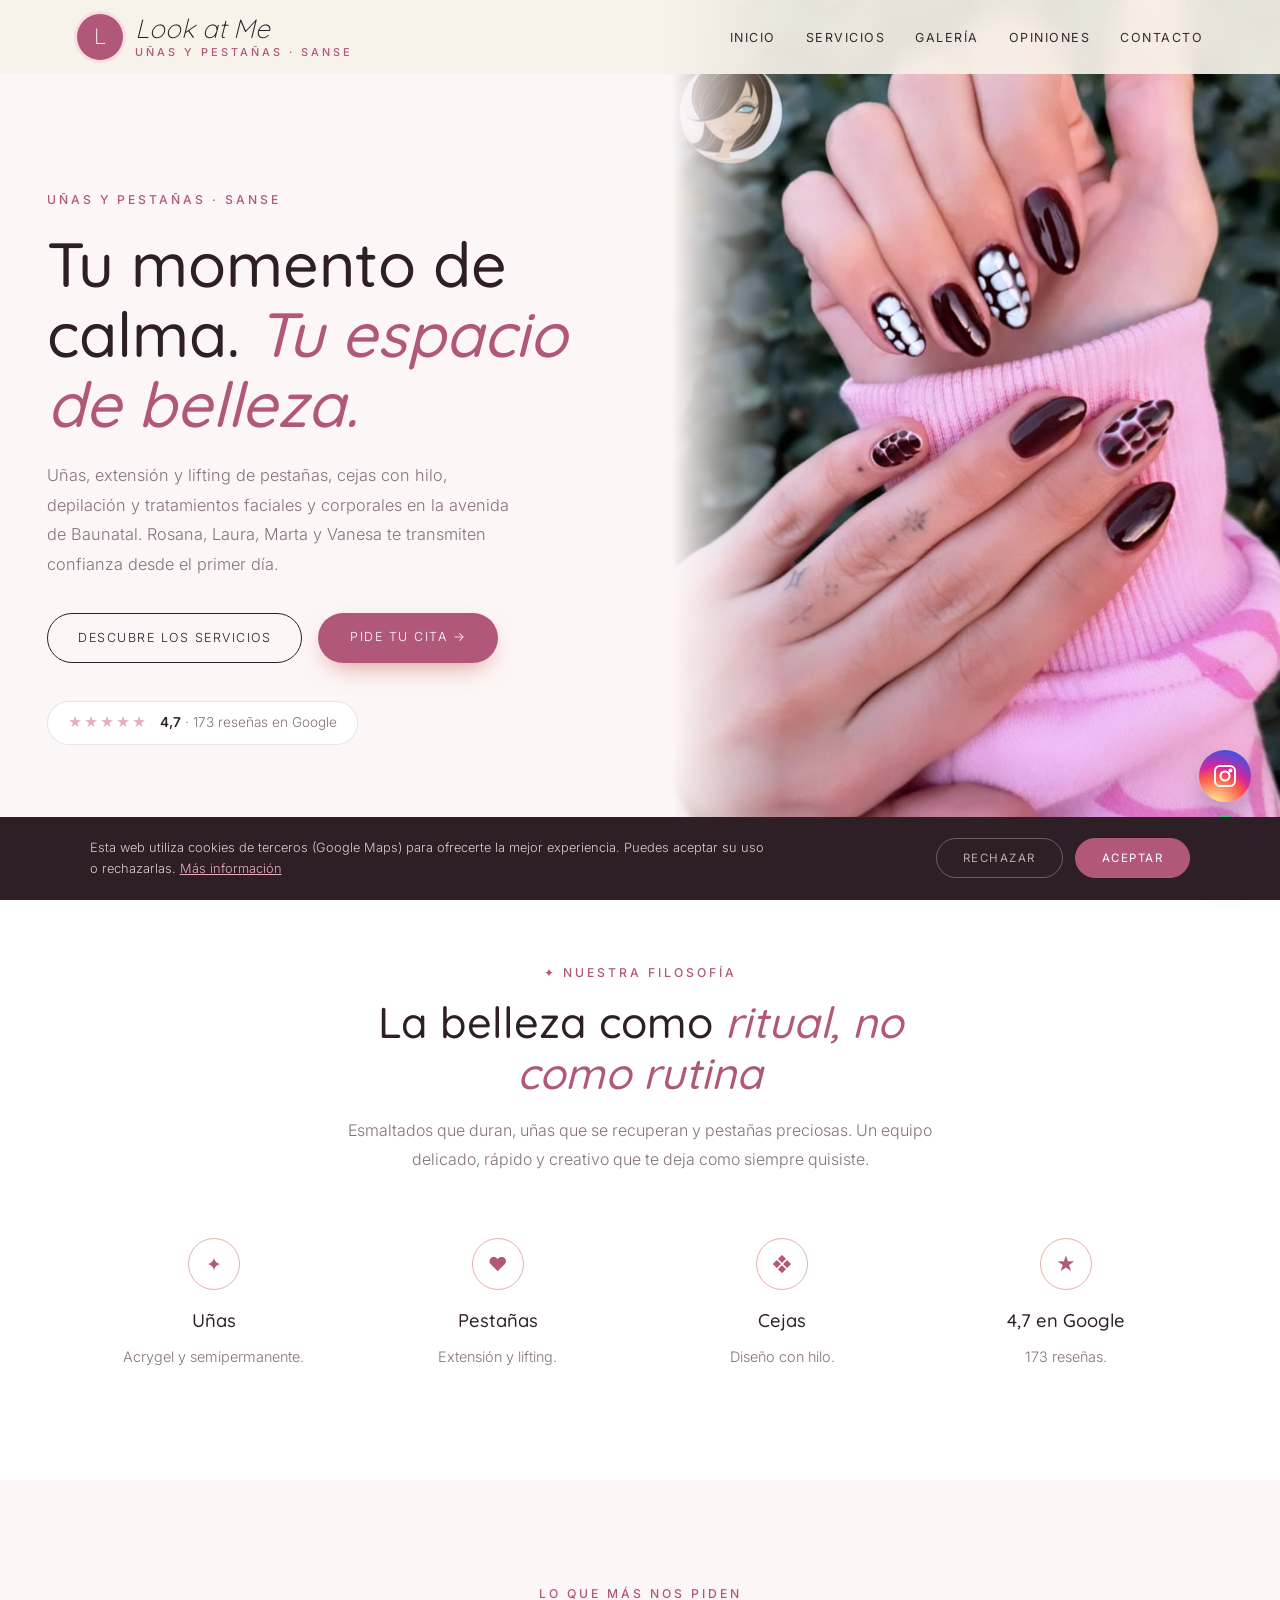
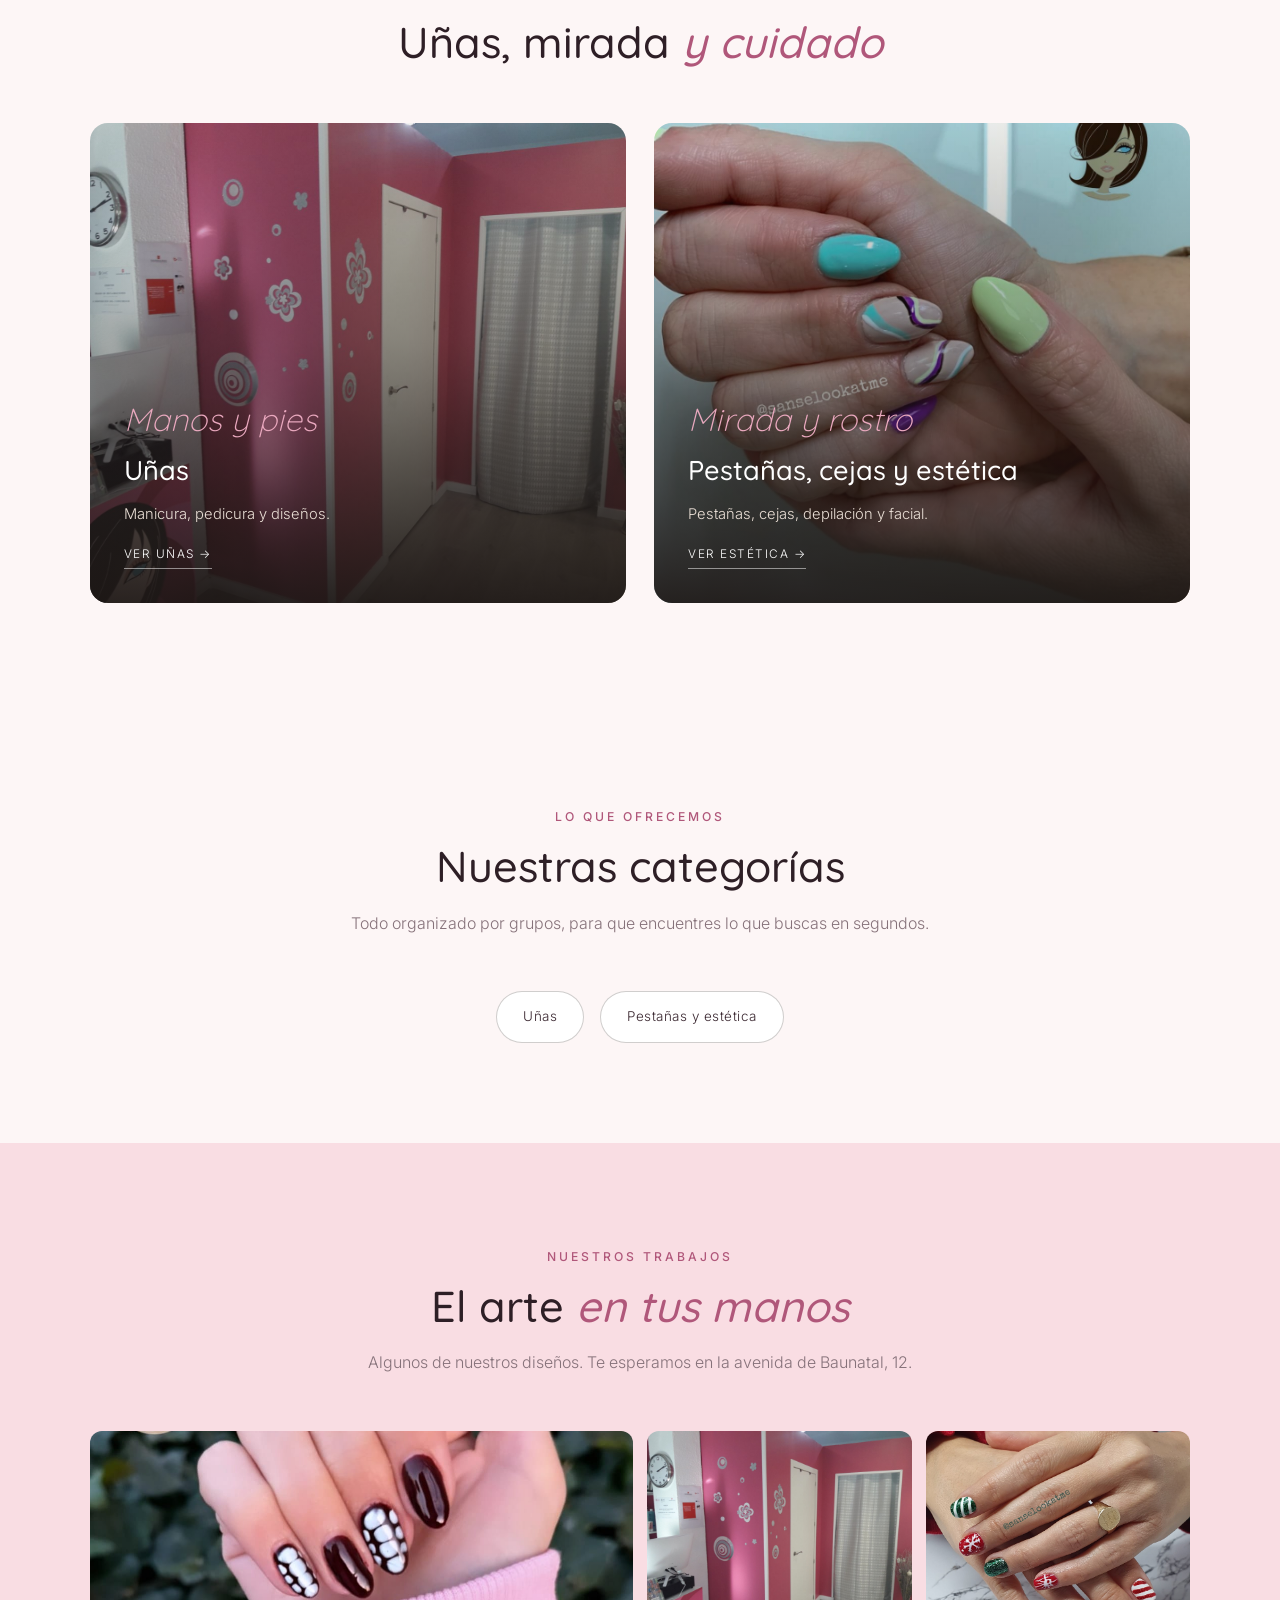
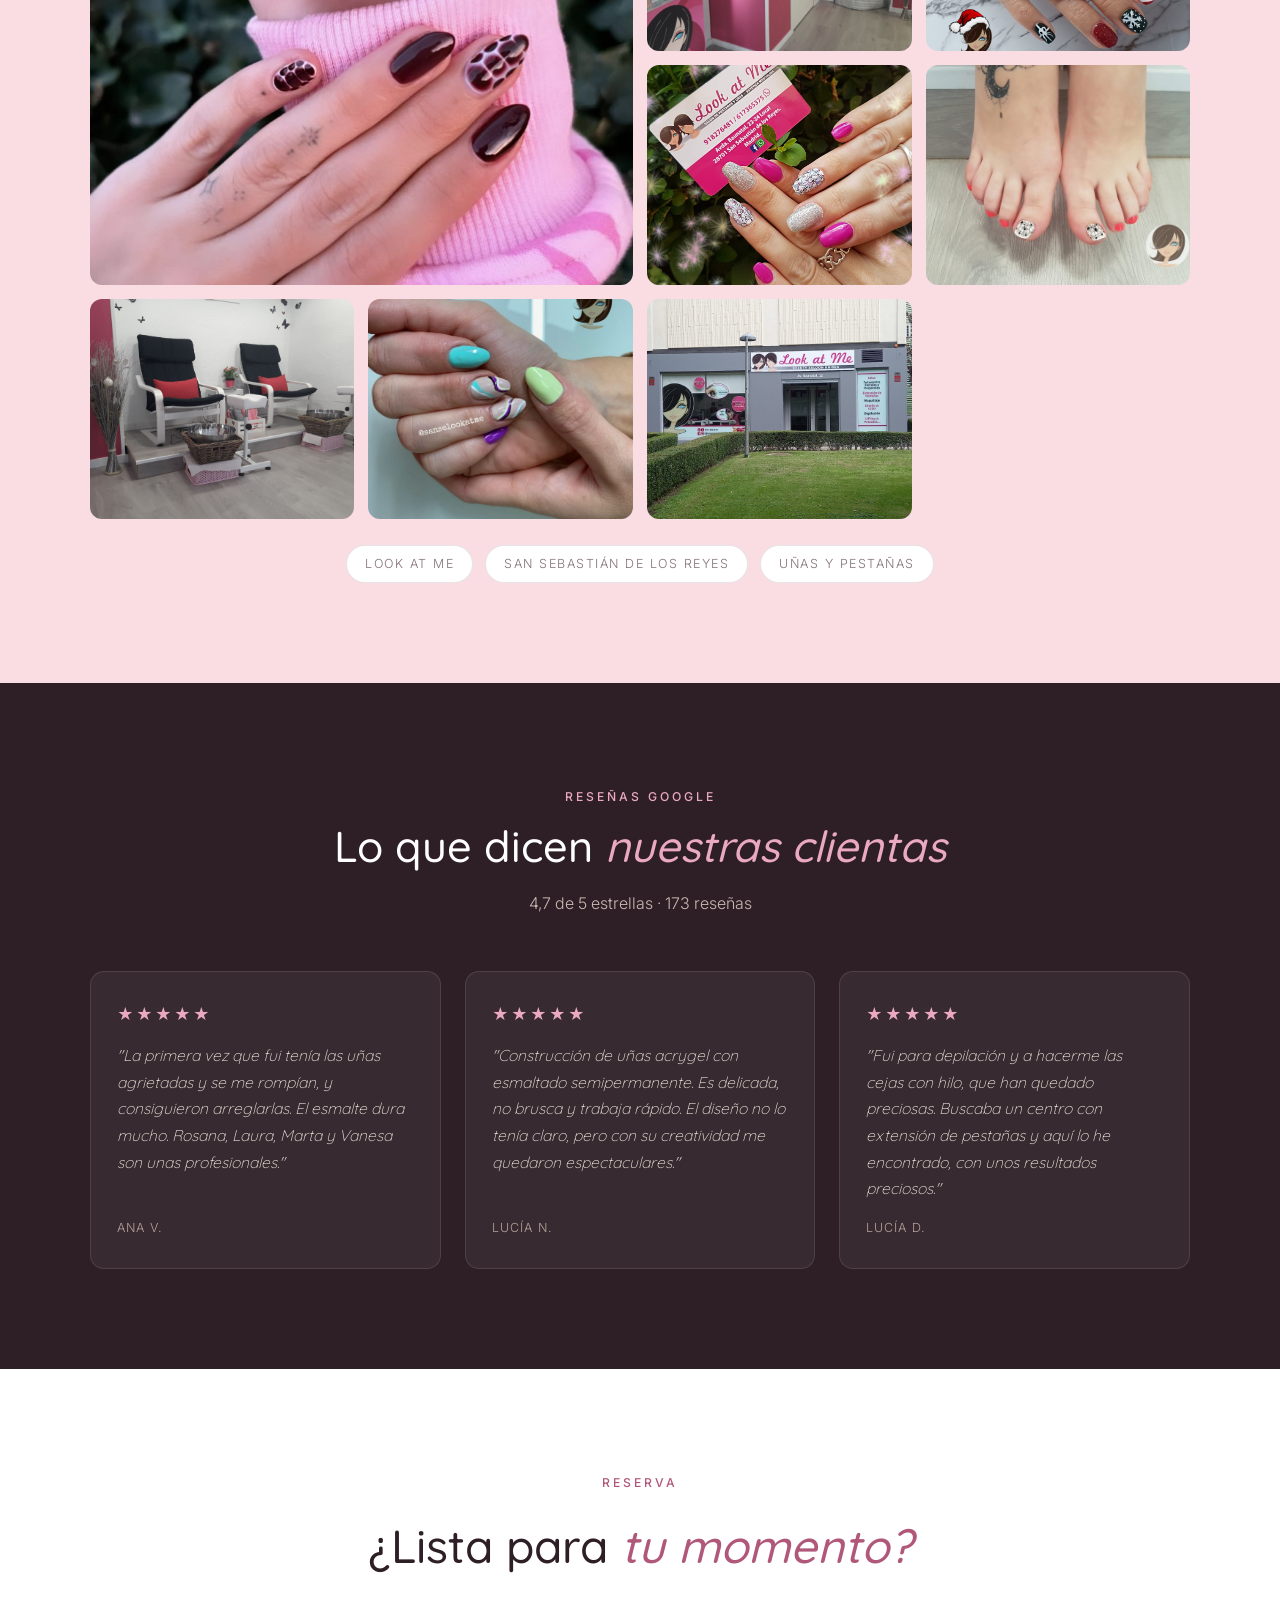
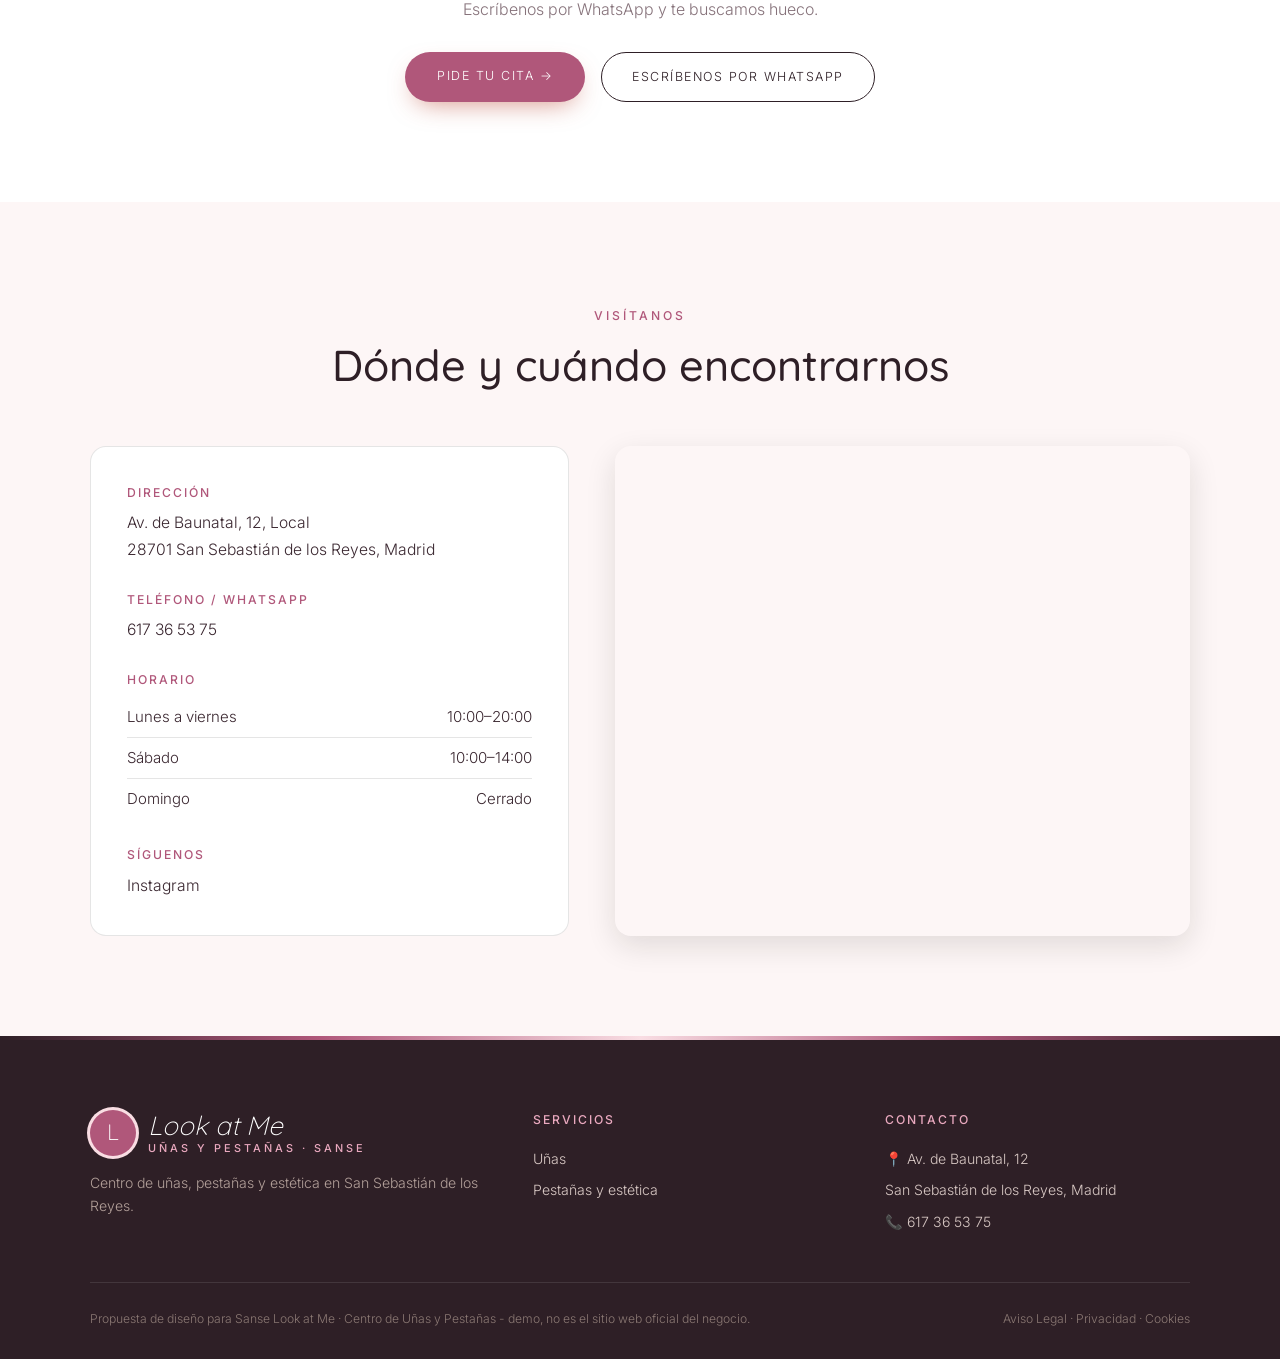
<file: index.html>
<!DOCTYPE html>
<html lang="es">
<head>
<meta charset="UTF-8">
<meta name="viewport" content="width=device-width, initial-scale=1.0">
<title>Sanse Look at Me · Centro de Uñas y Pestañas — Centro de uñas, pestañas y estética en San Sebastián de los Reyes</title>
<meta name="description" content="Sanse Look at Me, centro de uñas y pestañas en Av. de Baunatal 12, San Sebastián de los Reyes. Uñas acrygel y esmaltado semipermanente, extensión y lifting de pestañas, diseño de cejas con hilo, depilación, tratamientos faciales y corporales y maquillaje. 4,7★ con 173 reseñas en Google.">
<meta name="theme-color" content="#2e1f26">
<meta property="og:title" content="Sanse Look at Me · Centro de Uñas y Pestañas · San Sebastián de los Reyes">
<meta property="og:image" content="maps_02.jpg">

<link rel="preconnect" href="https://fonts.googleapis.com"><link rel="preconnect" href="https://fonts.gstatic.com" crossorigin><link href="https://fonts.googleapis.com/css2?family=Quicksand:wght@500;600&family=Inter:wght@300;400;500;600&display=swap" rel="stylesheet">
<link rel="stylesheet" href="styles.css">
</head>
<body>

<header id="header">
  <a href="index.html" class="logo" aria-label="Sanse Look at Me · Centro de Uñas y Pestañas, inicio"><span class="logo-mark">L</span><span class="logo-text"><span class="script">Look at Me</span><small>uñas y pestañas · Sanse</small></span></a>
  <nav id="nav" aria-label="Navegación principal"><ul><li><a href="index.html#inicio">Inicio</a></li><li><a href="servicios.html">Servicios</a></li><li><a href="index.html#galeria">Galería</a></li><li><a href="index.html#opiniones">Opiniones</a></li><li><a href="index.html#contacto">Contacto</a></li></ul></nav><button class="nav-toggle" id="navToggle" aria-label="Abrir menú">☰</button>
</header>

<section class="hero" id="inicio">
  <div class="hero-text">
    <span class="eyebrow">Uñas y pestañas · Sanse</span>
    <h1>Tu momento de calma. <em>Tu espacio de belleza.</em></h1>
    <p>Uñas, extensión y lifting de pestañas, cejas con hilo, depilación y tratamientos faciales y corporales en la avenida de Baunatal. Rosana, Laura, Marta y Vanesa te transmiten confianza desde el primer día.</p>
    <div class="hero-ctas">
      <a href="servicios.html" class="btn-outline">Descubre los servicios</a>
      <a href="https://wa.me/34617365375?text=Hola%2C%20quiero%20pedir%20cita%20en%20Look%20at%20Me" class="btn-solid" target="_blank" rel="noopener">Pide tu cita →</a>
    </div>
    <a class="hero-rating" href="https://www.google.com/maps/search/?api=1&query=Sanse+Look+at+Me,+Av.+de+Baunatal+12,+San+Sebasti%C3%A1n+de+los+Reyes" target="_blank" rel="noopener"><span class="stars">★★★★★</span><span><strong>4,7</strong> · 173 reseñas en Google</span></a>
  </div>
  <div class="hero-img"><img src="maps_02.jpg" alt="Uñas con diseño en Sanse Look at Me, San Sebastián de los Reyes" style="object-position:center 45%;"></div>
</section>

<section class="trust">
  <div class="section-head">
    <span class="eyebrow">✦ Nuestra filosofía</span>
    <h2>La belleza como <em>ritual, no como rutina</em></h2>
    <p>Esmaltados que duran, uñas que se recuperan y pestañas preciosas. Un equipo delicado, rápido y creativo que te deja como siempre quisiste.</p>
  </div>
  <div class="trust-grid">
    <div class="trust-card"><span class="trust-ic">✦</span><h3>Uñas</h3><p>Acrygel y semipermanente.</p></div>
    <div class="trust-card"><span class="trust-ic">♥</span><h3>Pestañas</h3><p>Extensión y lifting.</p></div>
    <div class="trust-card"><span class="trust-ic">❖</span><h3>Cejas</h3><p>Diseño con hilo.</p></div>
    <div class="trust-card"><span class="trust-ic">★</span><h3>4,7 en Google</h3><p>173 reseñas.</p></div>
  </div>
</section>

<section class="worlds">
  <div class="section-head">
    <span class="eyebrow">Lo que más nos piden</span>
    <h2>Uñas, mirada <em>y cuidado</em></h2>
  </div>
  <div class="worlds-grid">
    <a href="servicios.html#unas" class="world-card"><img src="maps_08.jpg" alt="Uñas"><div class="world-text"><span class="script">Manos y pies</span><h3>Uñas</h3><p>Manicura, pedicura y diseños.</p><span class="world-link">Ver uñas →</span></div></a>
    <a href="servicios.html#estetica" class="world-card"><img src="maps_09.jpg" alt="Pestañas, cejas y estética"><div class="world-text"><span class="script">Mirada y rostro</span><h3>Pestañas, cejas y estética</h3><p>Pestañas, cejas, depilación y facial.</p><span class="world-link">Ver estética →</span></div></a>
  </div>
</section>

<section>
  <div class="section-head">
    <span class="eyebrow">Lo que ofrecemos</span>
    <h2>Nuestras categorías</h2>
    <p>Todo organizado por grupos, para que encuentres lo que buscas en segundos.</p>
  </div>
  <div class="cat-pills">
    <a href="servicios.html#unas" class="cat-pill">Uñas</a>
    <a href="servicios.html#estetica" class="cat-pill">Pestañas y estética</a>
  </div>
</section>

<section class="gallery-wrap" id="galeria">
  <div class="section-head">
    <span class="eyebrow">Nuestros trabajos</span>
    <h2>El arte <em>en tus manos</em></h2>
    <p>Algunos de nuestros diseños. Te esperamos en la avenida de Baunatal, 12.</p>
  </div>
  <div class="gallery">
    <figure class="big"><img src="maps_02.jpg" alt="Uñas burdeos con diseño" loading="lazy"></figure>
    <figure><img src="maps_08.jpg" alt="Uñas con líneas de colores" loading="lazy"></figure>
    <figure><img src="maps_10.jpg" alt="Uñas de Navidad" loading="lazy"></figure>
    <figure><img src="maps_06.jpg" alt="Uñas fucsia con diseño" loading="lazy"></figure>
    <figure><img src="maps_07.jpg" alt="Pedicura con mandala" loading="lazy"></figure>
    <figure><img src="maps_03.jpg" alt="Zona de pedicura" loading="lazy"></figure>
    <figure><img src="maps_09.jpg" alt="Interior del centro" loading="lazy"></figure>
    <figure><img src="maps_01.jpg" alt="Fachada de Look at Me en la avenida de Baunatal" loading="lazy"></figure>
  </div>
  <div class="brands"><span>Look at Me</span><span>San Sebastián de los Reyes</span><span>Uñas y pestañas</span></div>
</section>

<section class="reviews-wrap" id="opiniones">
  <div class="section-head">
    <span class="eyebrow">Reseñas Google</span>
    <h2>Lo que dicen <em>nuestras clientas</em></h2>
    <p>4,7 de 5 estrellas · 173 reseñas</p>
  </div>
  <div class="review-grid">
    <div class="review-card"><div class="stars">★★★★★</div><p>"La primera vez que fui tenía las uñas agrietadas y se me rompían, y consiguieron arreglarlas. El esmalte dura mucho. Rosana, Laura, Marta y Vanesa son unas profesionales."</p><cite>Ana V.</cite></div>
    <div class="review-card"><div class="stars">★★★★★</div><p>"Construcción de uñas acrygel con esmaltado semipermanente. Es delicada, no brusca y trabaja rápido. El diseño no lo tenía claro, pero con su creatividad me quedaron espectaculares."</p><cite>Lucía N.</cite></div>
    <div class="review-card"><div class="stars">★★★★★</div><p>"Fui para depilación y a hacerme las cejas con hilo, que han quedado preciosas. Buscaba un centro con extensión de pestañas y aquí lo he encontrado, con unos resultados preciosos."</p><cite>Lucía D.</cite></div>
  </div>
</section>

<section class="cta-section">
  <span class="eyebrow">Reserva</span>
  <h2>¿Lista para <em>tu momento?</em></h2>
  <p>Escríbenos por WhatsApp y te buscamos hueco.</p>
  <div class="cta-row">
    <a href="https://wa.me/34617365375?text=Hola%2C%20quiero%20pedir%20cita%20en%20Look%20at%20Me" class="btn-solid" target="_blank" rel="noopener">Pide tu cita →</a>
    <a href="https://wa.me/34617365375?text=Hola%2C%20quiero%20pedir%20cita%20en%20Look%20at%20Me" class="btn-outline" target="_blank" rel="noopener">Escríbenos por WhatsApp</a>
  </div>
</section>

<section class="contact-section" id="contacto">
  <div class="section-head">
    <span class="eyebrow">Visítanos</span>
    <h2>Dónde y cuándo encontrarnos</h2>
  </div>
  <div class="contact-grid">
    <div class="contact-info">
      <div class="contact-block"><h3>Dirección</h3><p>Av. de Baunatal, 12, Local<br>28701 San Sebastián de los Reyes, Madrid</p></div>
      <div class="contact-block"><h3>Teléfono / WhatsApp</h3><p><a href="tel:+34617365375">617 36 53 75</a></p></div>
      <div class="contact-block"><h3>Horario</h3><ul class="hours-list"><li><span>Lunes a viernes</span><span>10:00–20:00</span></li><li><span>Sábado</span><span>10:00–14:00</span></li><li><span>Domingo</span><span>Cerrado</span></li></ul></div>
      <div class="contact-block"><h3>Síguenos</h3><p><a href="https://www.instagram.com/sanse.lookatme/" target="_blank" rel="noopener">Instagram</a></p></div>
    </div>
    <div class="contact-map">
      <iframe title="Mapa de Sanse Look at Me · Centro de Uñas y Pestañas" src="https://www.google.com/maps?q=Sanse+Look+at+Me,+Av.+de+Baunatal+12,+San+Sebasti%C3%A1n+de+los+Reyes&output=embed" width="100%" height="100%" style="border:0;" allowfullscreen="" loading="lazy" referrerpolicy="no-referrer-when-downgrade"></iframe>
    </div>
  </div>
</section>

<footer>
  <div class="footer-grid">
    <div class="footer-brand">
      <a href="index.html" class="logo light"><span class="logo-mark">L</span><span class="logo-text"><span class="script">Look at Me</span><small>uñas y pestañas · Sanse</small></span></a>
      <p>Centro de uñas, pestañas y estética en San Sebastián de los Reyes.</p>
    </div>
    <div><h4>Servicios</h4><ul><li><a href="servicios.html#unas">Uñas</a></li><li><a href="servicios.html#estetica">Pestañas y estética</a></li></ul></div>
    <div><h4>Contacto</h4><ul><li>📍 Av. de Baunatal, 12</li><li>San Sebastián de los Reyes, Madrid</li><li>📞 <a href="tel:+34617365375">617 36 53 75</a></li></ul></div>
  </div>
  <div class="footer-bottom">
    <span>Propuesta de diseño para Sanse Look at Me · Centro de Uñas y Pestañas - demo, no es el sitio web oficial del negocio.</span>
    <span><a href="aviso-legal.html">Aviso Legal</a> &middot; <a href="politica-privacidad.html">Privacidad</a> &middot; <a href="politica-cookies.html">Cookies</a></span>
  </div>
</footer>

<div id="cookie-banner" class="cookie-banner"><p>Esta web utiliza cookies de terceros (Google Maps) para ofrecerte la mejor experiencia. Puedes aceptar su uso o rechazarlas. <a href="politica-cookies.html">Más información</a></p><div class="cookie-actions"><button onclick="setCookieChoice('rejected')" class="ck-reject">Rechazar</button><button onclick="setCookieChoice('accepted')" class="ck-accept">Aceptar</button></div></div>
<div class="social-fabs"><a class="ig-fab" href="https://www.instagram.com/sanse.lookatme/" target="_blank" rel="noopener" aria-label="Visitar Instagram"><svg width="24" height="24" viewBox="0 0 24 24" fill="none" stroke="white" stroke-width="2"><rect x="2" y="2" width="20" height="20" rx="5"/><circle cx="12" cy="12" r="4.5"/><circle cx="17.5" cy="6.5" r="1" fill="white"/></svg></a><a class="wa-fab" href="https://wa.me/34617365375?text=Hola%2C%20quiero%20pedir%20cita%20en%20Look%20at%20Me" target="_blank" rel="noopener" aria-label="Escribir por WhatsApp"><svg width="28" height="28" viewBox="0 0 24 24" fill="white"><path d="M17.5 14.4c-.3-.1-1.8-.9-2-1s-.5-.1-.7.1-.8 1-.9 1.2-.3.2-.6.1a8.2 8.2 0 0 1-2.4-1.5 9 9 0 0 1-1.7-2.1c-.2-.3 0-.5.1-.6l.4-.5.3-.5v-.5l-.9-2.2c-.2-.6-.5-.5-.7-.5h-.6a1.1 1.1 0 0 0-.8.4 3.4 3.4 0 0 0-1 2.5 5.9 5.9 0 0 0 1.2 3.1 13.5 13.5 0 0 0 5.2 4.6c2.6 1 2.6.7 3.1.6a2.6 2.6 0 0 0 1.7-1.2 2.1 2.1 0 0 0 .2-1.2c-.1-.1-.3-.2-.6-.3ZM12 21.8a9.8 9.8 0 0 1-5-1.4l-.4-.2-3.7 1 1-3.6-.2-.4A9.8 9.8 0 1 1 12 21.8Zm8.4-18.3A11.8 11.8 0 0 0 1.8 17.7L.2 23.8l6.3-1.6a11.8 11.8 0 0 0 5.6 1.4A11.8 11.8 0 0 0 20.4 3.5Z"/></svg></a></div>
<script src="main.js"></script>
</body>
</html>
</file>
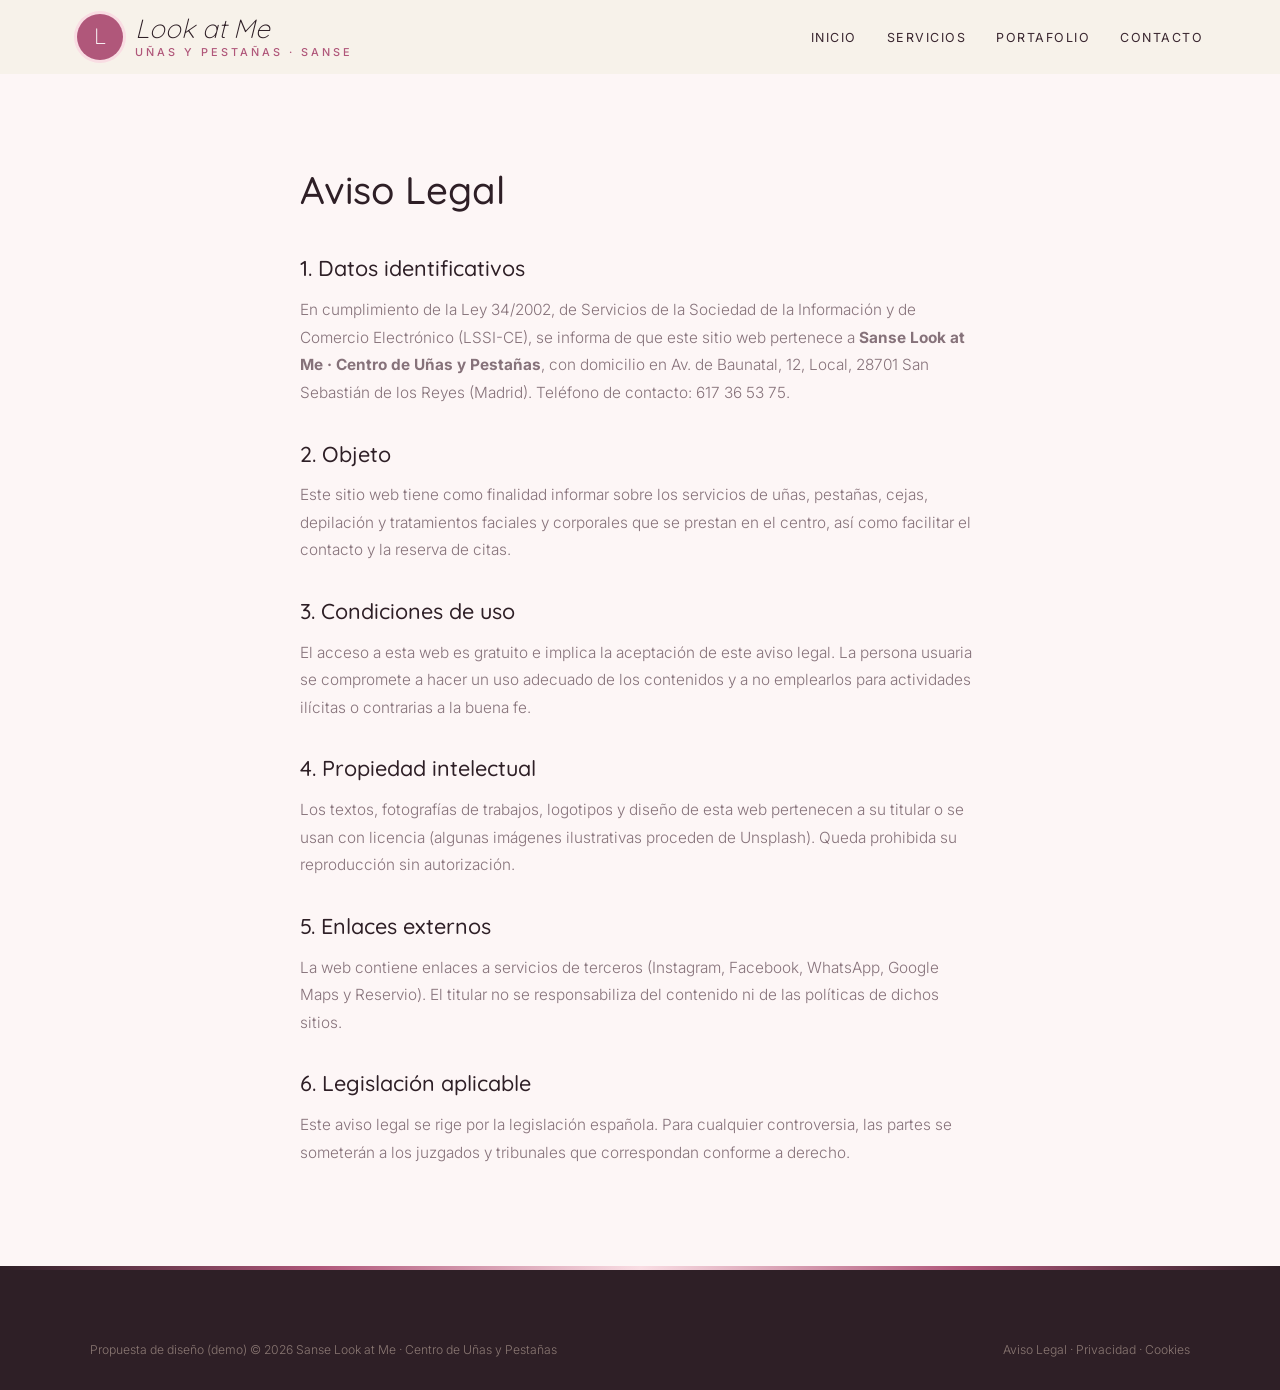
<file: aviso-legal.html>
<!DOCTYPE html>
<html lang="es">
<head>
<meta charset="UTF-8">
<meta name="viewport" content="width=device-width, initial-scale=1.0">
<title>Aviso Legal — Sanse Look at Me · Centro de Uñas y Pestañas</title>
<meta name="robots" content="noindex">

<link rel="preconnect" href="https://fonts.googleapis.com">
<link href="https://fonts.googleapis.com/css2?family=Quicksand:wght@500;600&family=Inter:wght@300;400;500;600&display=swap" rel="stylesheet">
<link rel="stylesheet" href="styles.css">
</head>
<body>
<header id="header" class="scrolled">
  <a href="index.html" class="logo" aria-label="Sanse Look at Me · Centro de Uñas y Pestañas, inicio">
    <span class="logo-mark">L</span>
    <span class="logo-text"><span class="script">Look at Me</span><small>uñas y pestañas · Sanse</small></span>
  </a>
  <nav id="nav" aria-label="Navegación principal">
    <ul>
      <li><a href="index.html#inicio">Inicio</a></li>
      <li><a href="servicios.html">Servicios</a></li>
      <li><a href="portafolio.html">Portafolio</a></li>
      <li><a href="index.html#contacto">Contacto</a></li>
    </ul>
  </nav>
  <button class="nav-toggle" id="navToggle" aria-label="Abrir menú">☰</button>
</header>
<main class="legal"><h1>Aviso Legal</h1>
<h2>1. Datos identificativos</h2>
<p>En cumplimiento de la Ley 34/2002, de Servicios de la Sociedad de la Información y de Comercio Electrónico (LSSI-CE), se informa de que este sitio web pertenece a <strong>Sanse Look at Me · Centro de Uñas y Pestañas</strong>, con domicilio en Av. de Baunatal, 12, Local, 28701 San Sebastián de los Reyes (Madrid). Teléfono de contacto: 617 36 53 75.</p>
<h2>2. Objeto</h2>
<p>Este sitio web tiene como finalidad informar sobre los servicios de uñas, pestañas, cejas, depilación y tratamientos faciales y corporales que se prestan en el centro, así como facilitar el contacto y la reserva de citas.</p>
<h2>3. Condiciones de uso</h2>
<p>El acceso a esta web es gratuito e implica la aceptación de este aviso legal. La persona usuaria se compromete a hacer un uso adecuado de los contenidos y a no emplearlos para actividades ilícitas o contrarias a la buena fe.</p>
<h2>4. Propiedad intelectual</h2>
<p>Los textos, fotografías de trabajos, logotipos y diseño de esta web pertenecen a su titular o se usan con licencia (algunas imágenes ilustrativas proceden de Unsplash). Queda prohibida su reproducción sin autorización.</p>
<h2>5. Enlaces externos</h2>
<p>La web contiene enlaces a servicios de terceros (Instagram, Facebook, WhatsApp, Google Maps y Reservio). El titular no se responsabiliza del contenido ni de las políticas de dichos sitios.</p>
<h2>6. Legislación aplicable</h2>
<p>Este aviso legal se rige por la legislación española. Para cualquier controversia, las partes se someterán a los juzgados y tribunales que correspondan conforme a derecho.</p></main>
<footer>
  <div class="footer-bottom" style="margin-top:0">
    <span>Propuesta de diseño (demo) © 2026 Sanse Look at Me · Centro de Uñas y Pestañas</span>
    <span><a href="aviso-legal.html">Aviso Legal</a> &middot; <a href="politica-privacidad.html">Privacidad</a> &middot; <a href="politica-cookies.html">Cookies</a></span>
  </div>
</footer>
<script src="main.js"></script>
</body>
</html>
</file>
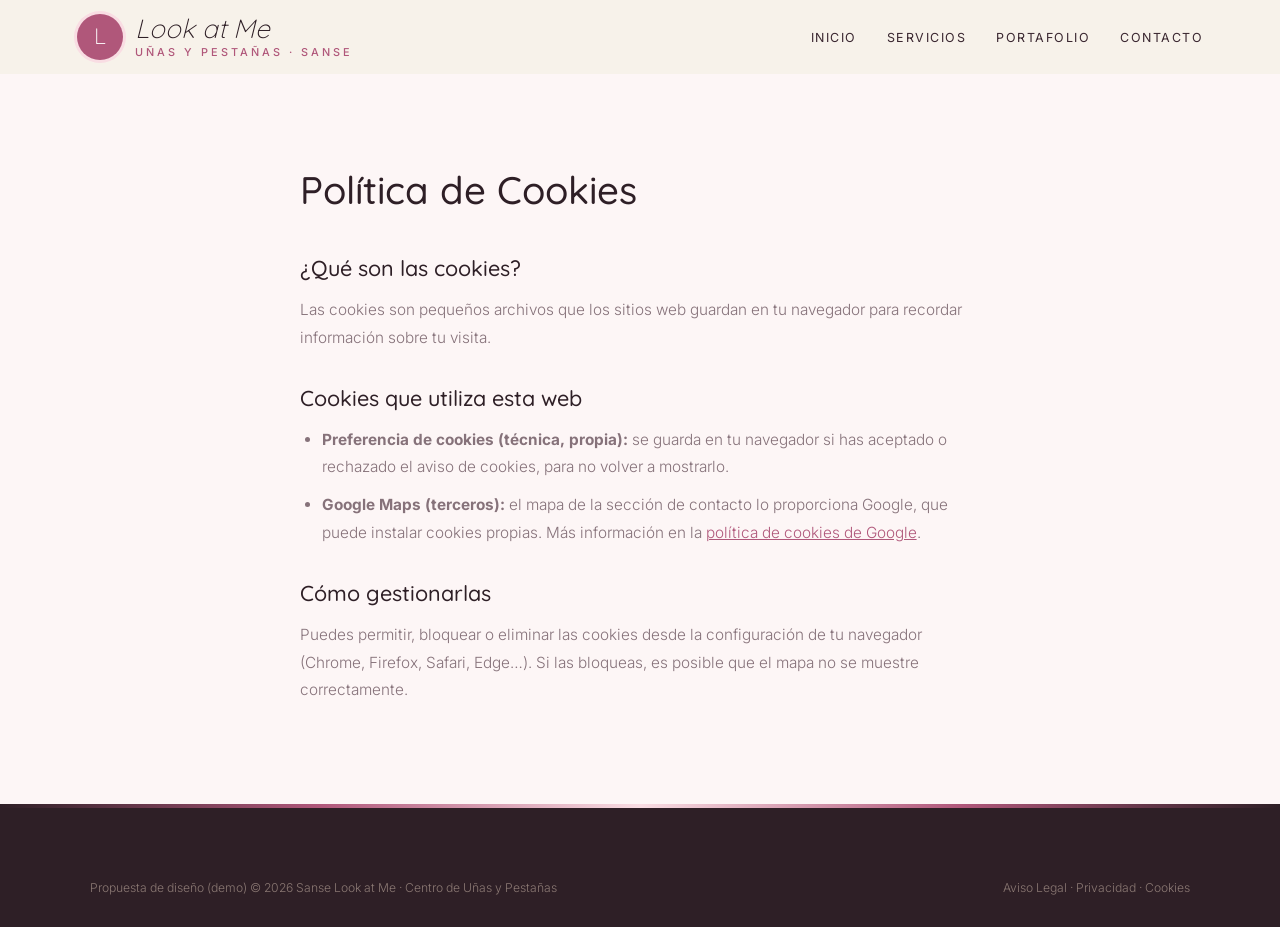
<file: politica-cookies.html>
<!DOCTYPE html>
<html lang="es">
<head>
<meta charset="UTF-8">
<meta name="viewport" content="width=device-width, initial-scale=1.0">
<title>Política de Cookies — Sanse Look at Me · Centro de Uñas y Pestañas</title>
<meta name="robots" content="noindex">

<link rel="preconnect" href="https://fonts.googleapis.com">
<link href="https://fonts.googleapis.com/css2?family=Quicksand:wght@500;600&family=Inter:wght@300;400;500;600&display=swap" rel="stylesheet">
<link rel="stylesheet" href="styles.css">
</head>
<body>
<header id="header" class="scrolled">
  <a href="index.html" class="logo" aria-label="Sanse Look at Me · Centro de Uñas y Pestañas, inicio">
    <span class="logo-mark">L</span>
    <span class="logo-text"><span class="script">Look at Me</span><small>uñas y pestañas · Sanse</small></span>
  </a>
  <nav id="nav" aria-label="Navegación principal">
    <ul>
      <li><a href="index.html#inicio">Inicio</a></li>
      <li><a href="servicios.html">Servicios</a></li>
      <li><a href="portafolio.html">Portafolio</a></li>
      <li><a href="index.html#contacto">Contacto</a></li>
    </ul>
  </nav>
  <button class="nav-toggle" id="navToggle" aria-label="Abrir menú">☰</button>
</header>
<main class="legal"><h1>Política de Cookies</h1>
<h2>¿Qué son las cookies?</h2>
<p>Las cookies son pequeños archivos que los sitios web guardan en tu navegador para recordar información sobre tu visita.</p>
<h2>Cookies que utiliza esta web</h2>
<ul>
<li><strong>Preferencia de cookies (técnica, propia):</strong> se guarda en tu navegador si has aceptado o rechazado el aviso de cookies, para no volver a mostrarlo.</li>
<li><strong>Google Maps (terceros):</strong> el mapa de la sección de contacto lo proporciona Google, que puede instalar cookies propias. Más información en la <a href="https://policies.google.com/technologies/cookies" target="_blank" rel="noopener">política de cookies de Google</a>.</li>
</ul>
<h2>Cómo gestionarlas</h2>
<p>Puedes permitir, bloquear o eliminar las cookies desde la configuración de tu navegador (Chrome, Firefox, Safari, Edge…). Si las bloqueas, es posible que el mapa no se muestre correctamente.</p></main>
<footer>
  <div class="footer-bottom" style="margin-top:0">
    <span>Propuesta de diseño (demo) © 2026 Sanse Look at Me · Centro de Uñas y Pestañas</span>
    <span><a href="aviso-legal.html">Aviso Legal</a> &middot; <a href="politica-privacidad.html">Privacidad</a> &middot; <a href="politica-cookies.html">Cookies</a></span>
  </div>
</footer>
<script src="main.js"></script>
</body>
</html>
</file>
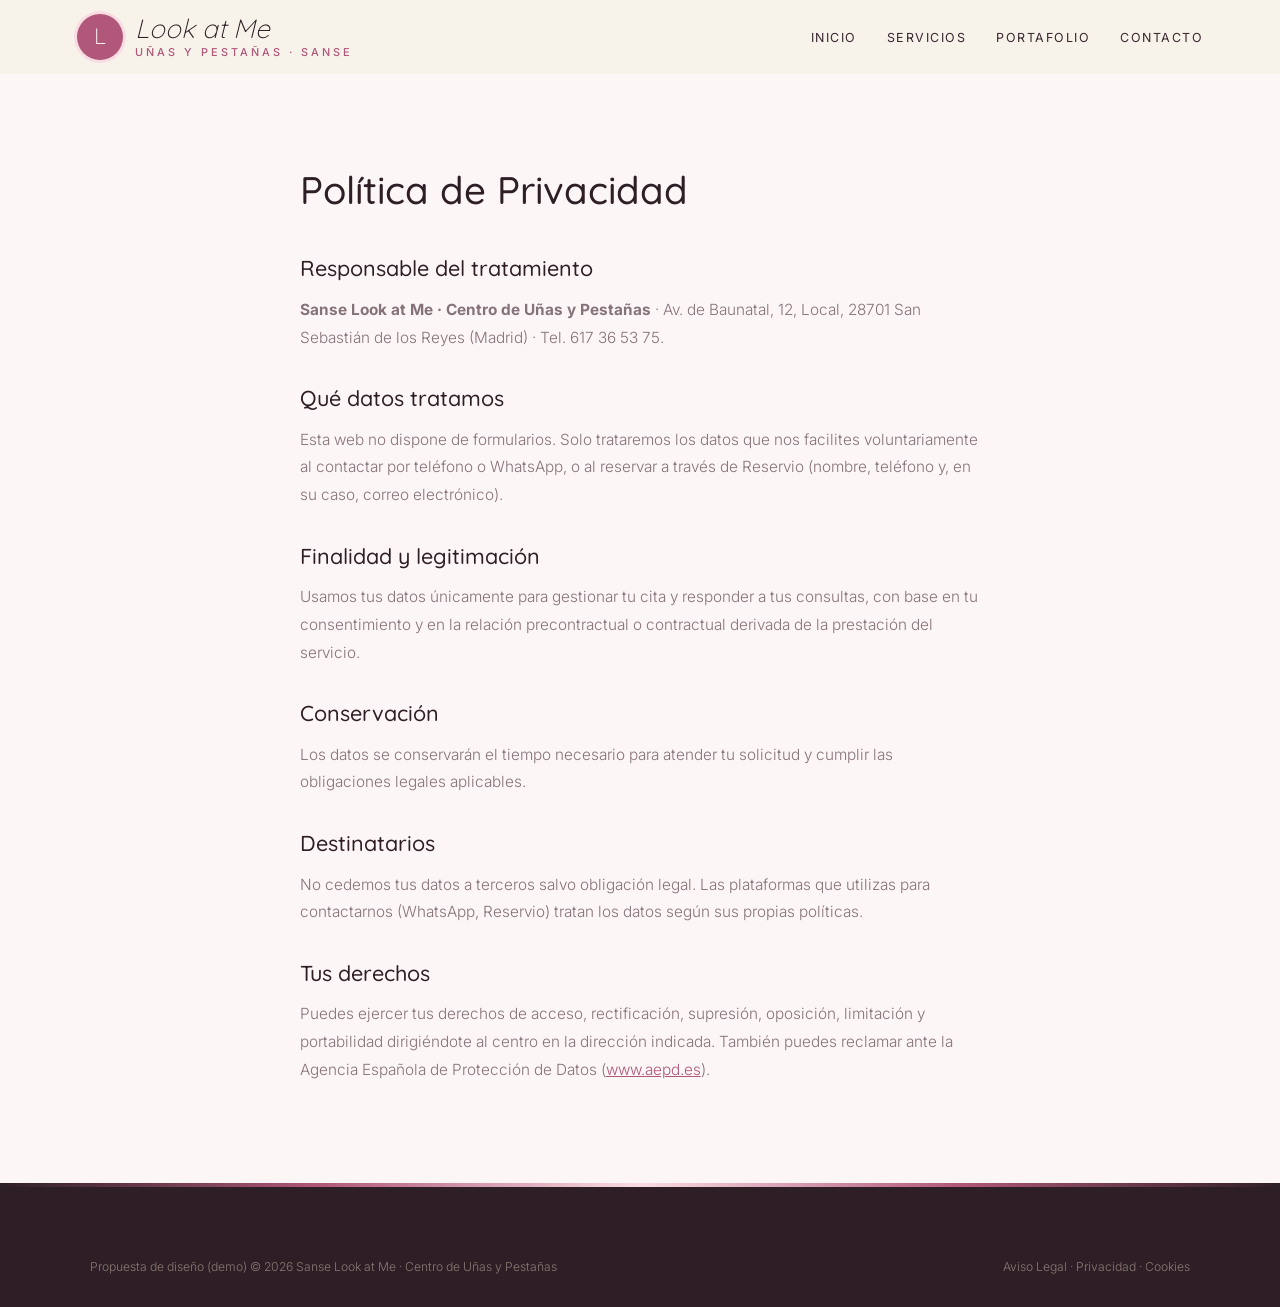
<file: politica-privacidad.html>
<!DOCTYPE html>
<html lang="es">
<head>
<meta charset="UTF-8">
<meta name="viewport" content="width=device-width, initial-scale=1.0">
<title>Política de Privacidad — Sanse Look at Me · Centro de Uñas y Pestañas</title>
<meta name="robots" content="noindex">

<link rel="preconnect" href="https://fonts.googleapis.com">
<link href="https://fonts.googleapis.com/css2?family=Quicksand:wght@500;600&family=Inter:wght@300;400;500;600&display=swap" rel="stylesheet">
<link rel="stylesheet" href="styles.css">
</head>
<body>
<header id="header" class="scrolled">
  <a href="index.html" class="logo" aria-label="Sanse Look at Me · Centro de Uñas y Pestañas, inicio">
    <span class="logo-mark">L</span>
    <span class="logo-text"><span class="script">Look at Me</span><small>uñas y pestañas · Sanse</small></span>
  </a>
  <nav id="nav" aria-label="Navegación principal">
    <ul>
      <li><a href="index.html#inicio">Inicio</a></li>
      <li><a href="servicios.html">Servicios</a></li>
      <li><a href="portafolio.html">Portafolio</a></li>
      <li><a href="index.html#contacto">Contacto</a></li>
    </ul>
  </nav>
  <button class="nav-toggle" id="navToggle" aria-label="Abrir menú">☰</button>
</header>
<main class="legal"><h1>Política de Privacidad</h1>
<h2>Responsable del tratamiento</h2>
<p><strong>Sanse Look at Me · Centro de Uñas y Pestañas</strong> · Av. de Baunatal, 12, Local, 28701 San Sebastián de los Reyes (Madrid) · Tel. 617 36 53 75.</p>
<h2>Qué datos tratamos</h2>
<p>Esta web no dispone de formularios. Solo trataremos los datos que nos facilites voluntariamente al contactar por teléfono o WhatsApp, o al reservar a través de Reservio (nombre, teléfono y, en su caso, correo electrónico).</p>
<h2>Finalidad y legitimación</h2>
<p>Usamos tus datos únicamente para gestionar tu cita y responder a tus consultas, con base en tu consentimiento y en la relación precontractual o contractual derivada de la prestación del servicio.</p>
<h2>Conservación</h2>
<p>Los datos se conservarán el tiempo necesario para atender tu solicitud y cumplir las obligaciones legales aplicables.</p>
<h2>Destinatarios</h2>
<p>No cedemos tus datos a terceros salvo obligación legal. Las plataformas que utilizas para contactarnos (WhatsApp, Reservio) tratan los datos según sus propias políticas.</p>
<h2>Tus derechos</h2>
<p>Puedes ejercer tus derechos de acceso, rectificación, supresión, oposición, limitación y portabilidad dirigiéndote al centro en la dirección indicada. También puedes reclamar ante la Agencia Española de Protección de Datos (<a href="https://www.aepd.es" target="_blank" rel="noopener">www.aepd.es</a>).</p></main>
<footer>
  <div class="footer-bottom" style="margin-top:0">
    <span>Propuesta de diseño (demo) © 2026 Sanse Look at Me · Centro de Uñas y Pestañas</span>
    <span><a href="aviso-legal.html">Aviso Legal</a> &middot; <a href="politica-privacidad.html">Privacidad</a> &middot; <a href="politica-cookies.html">Cookies</a></span>
  </div>
</footer>
<script src="main.js"></script>
</body>
</html>
</file>
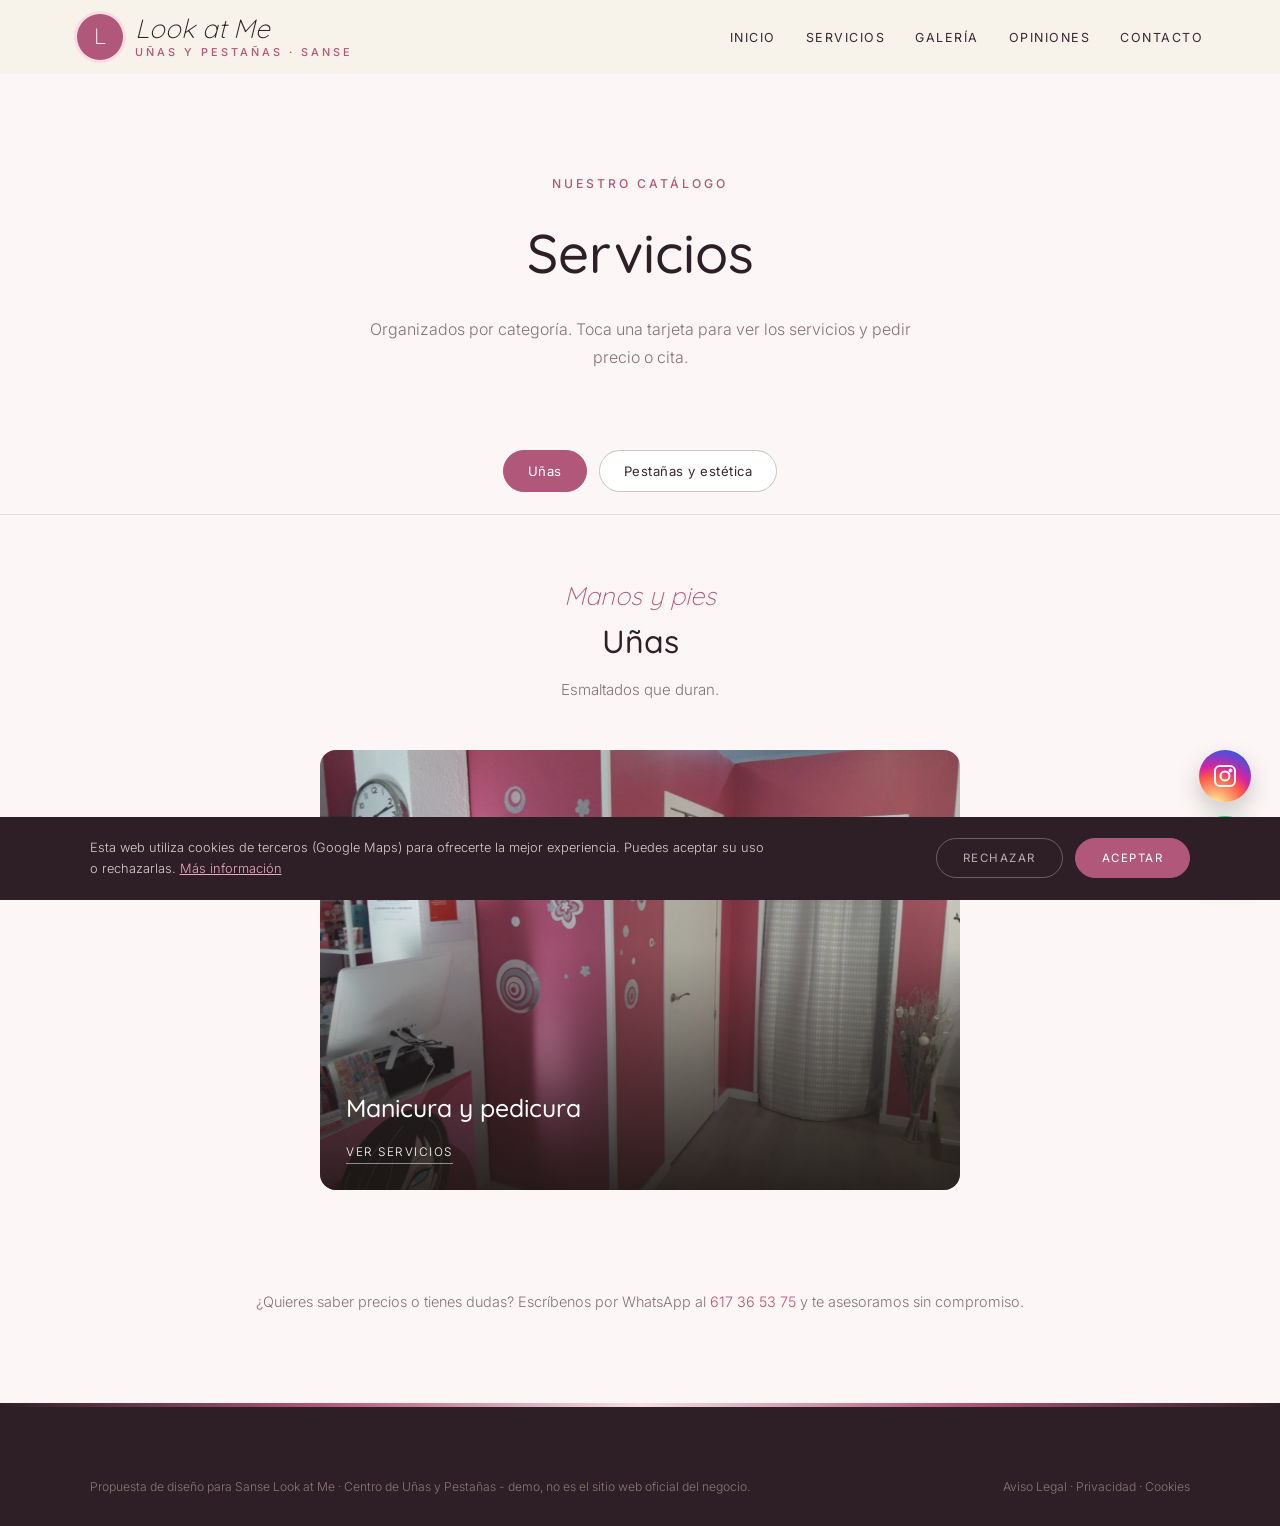
<file: servicios.html>
<!DOCTYPE html>
<html lang="es">
<head>
<meta charset="UTF-8">
<meta name="viewport" content="width=device-width, initial-scale=1.0">
<title>Servicios — Sanse Look at Me · Centro de Uñas y Pestañas · San Sebastián de los Reyes</title>
<meta name="description" content="Servicios de Sanse Look at Me · Centro de Uñas y Pestañas en San Sebastián de los Reyes.">

<link rel="preconnect" href="https://fonts.googleapis.com"><link rel="preconnect" href="https://fonts.gstatic.com" crossorigin><link href="https://fonts.googleapis.com/css2?family=Quicksand:wght@500;600&family=Inter:wght@300;400;500;600&display=swap" rel="stylesheet">
<link rel="stylesheet" href="styles.css">
</head>
<body>

<header id="header" class="scrolled">
  <a href="index.html" class="logo" aria-label="Sanse Look at Me · Centro de Uñas y Pestañas, inicio"><span class="logo-mark">L</span><span class="logo-text"><span class="script">Look at Me</span><small>uñas y pestañas · Sanse</small></span></a>
  <nav id="nav" aria-label="Navegación principal"><ul><li><a href="index.html#inicio">Inicio</a></li><li><a href="servicios.html">Servicios</a></li><li><a href="index.html#galeria">Galería</a></li><li><a href="index.html#opiniones">Opiniones</a></li><li><a href="index.html#contacto">Contacto</a></li></ul></nav><button class="nav-toggle" id="navToggle" aria-label="Abrir menú">☰</button>
</header>

<div class="page-hero">
  <span class="eyebrow">Nuestro catálogo</span>
  <h1>Servicios</h1>
  <p>Organizados por categoría. Toca una tarjeta para ver los servicios y pedir precio o cita.</p>
</div>

<div class="tabs">
  <button class="tab-btn active" data-tab="unas">Uñas</button>
  <button class="tab-btn" data-tab="estetica">Pestañas y estética</button>
  
</div>

<div class="tab-panel active" id="unas">
  <div class="tab-intro"><span class="script">Manos y pies</span><h2>Uñas</h2><p>Esmaltados que duran.</p></div>
  <div class="cat-grid single">
    <div class="cat-card" onclick="openModal('unas')"><img src="maps_08.jpg" alt="Manicura y pedicura" loading="lazy"><div class="cat-card-text"><h3>Manicura y pedicura</h3><span>Ver servicios</span></div></div>
  </div>
</div>

<div class="tab-panel" id="estetica">
  <div class="tab-intro"><span class="script">Mirada y rostro</span><h2>Pestañas, cejas y estética</h2><p>Para lucir tu mirada.</p></div>
  <div class="cat-grid single">
    <div class="cat-card" onclick="openModal('estetica')"><img src="maps_09.jpg" alt="Pestañas, cejas y estética" loading="lazy"><div class="cat-card-text"><h3>Pestañas, cejas y estética</h3><span>Ver servicios</span></div></div>
  </div>
</div>


<p class="services-note">¿Quieres saber precios o tienes dudas? Escríbenos por WhatsApp al <a href="https://wa.me/34617365375" target="_blank" rel="noopener" style="color:var(--red)">617 36 53 75</a> y te asesoramos sin compromiso.</p>

<div class="modal-overlay" id="modal-unas"><div class="modal">
  <button class="modal-close" onclick="closeModal('unas')" aria-label="Cerrar">×</button>
  <h3>Manicura y pedicura</h3><p class="modal-sub">Manos y pies</p>
  <div class="svc-row"><div><div class="svc-name">Uñas acrygel</div><span class="svc-desc"></span></div><div class="svc-price">Consultar</div></div>
  <div class="svc-row"><div><div class="svc-name">Esmaltado semipermanente</div><span class="svc-desc"></span></div><div class="svc-price">Consultar</div></div>
  <div class="svc-row"><div><div class="svc-name">Manicura</div><span class="svc-desc"></span></div><div class="svc-price">Consultar</div></div>
  <div class="svc-row"><div><div class="svc-name">Pedicura</div><span class="svc-desc"></span></div><div class="svc-price">Consultar</div></div>
  <div class="svc-row"><div><div class="svc-name">Diseños de uñas</div><span class="svc-desc"></span></div><div class="svc-price">Consultar</div></div>
  <a class="modal-cta alt" href="https://wa.me/34617365375?text=Hola%2C%20quiero%20informaci%C3%B3n%20sobre%20manicura%20y%20pedicura" target="_blank" rel="noopener">Pedir cita por WhatsApp</a>
</div></div>

<div class="modal-overlay" id="modal-estetica"><div class="modal">
  <button class="modal-close" onclick="closeModal('estetica')" aria-label="Cerrar">×</button>
  <h3>Pestañas, cejas y estética</h3><p class="modal-sub">Mirada, rostro y cuerpo</p>
  <div class="svc-row"><div><div class="svc-name">Extensión de pestañas</div><span class="svc-desc"></span></div><div class="svc-price">Consultar</div></div>
  <div class="svc-row"><div><div class="svc-name">Lifting de pestañas</div><span class="svc-desc"></span></div><div class="svc-price">Consultar</div></div>
  <div class="svc-row"><div><div class="svc-name">Diseño de cejas con hilo</div><span class="svc-desc"></span></div><div class="svc-price">Consultar</div></div>
  <div class="svc-row"><div><div class="svc-name">Depilación</div><span class="svc-desc"></span></div><div class="svc-price">Consultar</div></div>
  <div class="svc-row"><div><div class="svc-name">Tratamientos faciales y corporales</div><span class="svc-desc"></span></div><div class="svc-price">Consultar</div></div>
  <div class="svc-row"><div><div class="svc-name">Maquillaje</div><span class="svc-desc"></span></div><div class="svc-price">Consultar</div></div>
  <div class="svc-row"><div><div class="svc-name">Packs de novia</div><span class="svc-desc"></span></div><div class="svc-price">Consultar</div></div>
  <div class="svc-row"><div><div class="svc-name">Estética masculina</div><span class="svc-desc"></span></div><div class="svc-price">Consultar</div></div>
  <a class="modal-cta alt" href="https://wa.me/34617365375?text=Hola%2C%20quiero%20informaci%C3%B3n%20sobre%20pesta%C3%B1as%2C%20cejas%20y%20est%C3%A9tica" target="_blank" rel="noopener">Pedir cita por WhatsApp</a>
</div></div>


<footer>
  <div class="footer-bottom" style="margin-top:0">
    <span>Propuesta de diseño para Sanse Look at Me · Centro de Uñas y Pestañas - demo, no es el sitio web oficial del negocio.</span>
    <span><a href="aviso-legal.html">Aviso Legal</a> &middot; <a href="politica-privacidad.html">Privacidad</a> &middot; <a href="politica-cookies.html">Cookies</a></span>
  </div>
</footer>

<div id="cookie-banner" class="cookie-banner"><p>Esta web utiliza cookies de terceros (Google Maps) para ofrecerte la mejor experiencia. Puedes aceptar su uso o rechazarlas. <a href="politica-cookies.html">Más información</a></p><div class="cookie-actions"><button onclick="setCookieChoice('rejected')" class="ck-reject">Rechazar</button><button onclick="setCookieChoice('accepted')" class="ck-accept">Aceptar</button></div></div>
<div class="social-fabs"><a class="ig-fab" href="https://www.instagram.com/sanse.lookatme/" target="_blank" rel="noopener" aria-label="Visitar Instagram"><svg width="24" height="24" viewBox="0 0 24 24" fill="none" stroke="white" stroke-width="2"><rect x="2" y="2" width="20" height="20" rx="5"/><circle cx="12" cy="12" r="4.5"/><circle cx="17.5" cy="6.5" r="1" fill="white"/></svg></a><a class="wa-fab" href="https://wa.me/34617365375?text=Hola%2C%20quiero%20pedir%20cita%20en%20Look%20at%20Me" target="_blank" rel="noopener" aria-label="Escribir por WhatsApp"><svg width="28" height="28" viewBox="0 0 24 24" fill="white"><path d="M17.5 14.4c-.3-.1-1.8-.9-2-1s-.5-.1-.7.1-.8 1-.9 1.2-.3.2-.6.1a8.2 8.2 0 0 1-2.4-1.5 9 9 0 0 1-1.7-2.1c-.2-.3 0-.5.1-.6l.4-.5.3-.5v-.5l-.9-2.2c-.2-.6-.5-.5-.7-.5h-.6a1.1 1.1 0 0 0-.8.4 3.4 3.4 0 0 0-1 2.5 5.9 5.9 0 0 0 1.2 3.1 13.5 13.5 0 0 0 5.2 4.6c2.6 1 2.6.7 3.1.6a2.6 2.6 0 0 0 1.7-1.2 2.1 2.1 0 0 0 .2-1.2c-.1-.1-.3-.2-.6-.3ZM12 21.8a9.8 9.8 0 0 1-5-1.4l-.4-.2-3.7 1 1-3.6-.2-.4A9.8 9.8 0 1 1 12 21.8Zm8.4-18.3A11.8 11.8 0 0 0 1.8 17.7L.2 23.8l6.3-1.6a11.8 11.8 0 0 0 5.6 1.4A11.8 11.8 0 0 0 20.4 3.5Z"/></svg></a></div>
<script src="main.js"></script>
</body>
</html>
</file>
<file: styles.css>
:root{
  --cream:#fdf6f6; --paper:#ffffff; --tint:#f9dde3; --ink:#3a2730; --dark:#2e1f26; --muted:#86727a;
  --red:#b0577a; --red-dark:#8c4260; --teal:#b0577a; --gold:#eaa9bf; --line:rgba(0,0,0,.1);
  --brand-gradient:linear-gradient(90deg,#2e1f26,#b0577a,#f9dde3,#b0577a,#2e1f26);
}
*{margin:0;padding:0;box-sizing:border-box;}
html{scroll-behavior:smooth;}
body{font-family:'Inter',sans-serif;background:var(--cream);color:var(--ink);overflow-x:hidden;font-weight:300;line-height:1.6;}
a{text-decoration:none;color:inherit;}
h1,h2,h3{font-family:'Quicksand',serif;font-weight:500;}
h1 em,h2 em{font-style:italic;color:var(--red);}
img{max-width:100%;display:block;}
.script{font-family:'Quicksand',serif;font-style:italic;}

/* HEADER */
header{position:fixed;top:0;left:0;right:0;z-index:100;display:flex;justify-content:space-between;align-items:center;padding:14px 6%;background:rgba(247,241,233,.92);backdrop-filter:blur(10px);-webkit-backdrop-filter:blur(10px);transition:box-shadow .3s,padding .3s;}
header.scrolled{box-shadow:0 2px 24px rgba(28,22,20,.1);padding:8px 6%;}
.logo{display:flex;align-items:center;gap:12px;color:var(--dark);}
.logo-badge{width:58px;height:58px;border-radius:50%;object-fit:cover;box-shadow:0 0 0 2px var(--gold),0 6px 16px rgba(28,22,20,.15);transition:width .3s,height .3s;}
header.scrolled .logo-badge{width:46px;height:46px;}
.logo-text{display:flex;flex-direction:column;line-height:1;}
.logo-text .script{font-size:1.65rem;color:var(--dark);}
.logo-text small{font-size:.68rem;letter-spacing:3px;text-transform:uppercase;color:var(--red);margin-top:4px;font-weight:500;}
.logo.light .logo-text .script{color:#fff;}
.logo.light .logo-text small{color:var(--gold);}
nav ul{list-style:none;display:flex;gap:30px;}
nav a{font-size:.78rem;letter-spacing:1.5px;text-transform:uppercase;font-weight:400;position:relative;padding:4px 0;}
nav a::after{content:"";position:absolute;left:0;bottom:-2px;height:1px;width:100%;background:var(--red);transform:scaleX(0);transform-origin:right;transition:transform .3s;}
nav a:hover::after{transform:scaleX(1);transform-origin:left;}
.nav-toggle{display:none;font-size:1.6rem;background:none;border:none;color:var(--dark);cursor:pointer;}

/* BOTONES */
.btn-outline{display:inline-block;border:1px solid var(--dark);color:var(--dark);padding:14px 30px;font-size:.78rem;letter-spacing:1.5px;text-transform:uppercase;border-radius:40px;transition:all .25s;}
.btn-outline:hover{background:var(--dark);color:var(--cream);}
.btn-outline.light{border-color:rgba(255,255,255,.5);color:#fff;}
.btn-outline.light:hover{background:#fff;color:var(--dark);}
.btn-solid{display:inline-block;background:var(--red);color:#fff;padding:14px 32px;font-size:.78rem;letter-spacing:1.5px;text-transform:uppercase;border-radius:40px;transition:transform .25s,box-shadow .25s,background .25s;box-shadow:0 10px 26px -10px rgba(181,64,44,.6);}
.btn-solid:hover{transform:translateY(-2px);background:var(--red-dark);}

/* HERO */
.hero{min-height:95vh;display:grid;grid-template-columns:1.05fr .95fr;align-items:stretch;padding:0;}
.hero-text{display:flex;flex-direction:column;justify-content:center;padding:150px 7% 70px;}
.eyebrow{display:inline-block;color:var(--teal);text-transform:uppercase;letter-spacing:3px;font-size:.76rem;font-weight:500;}
.hero-text .eyebrow{margin-bottom:20px;}
.hero-text h1{font-size:clamp(2.4rem,5vw,3.9rem);line-height:1.12;margin-bottom:22px;color:var(--dark);}
.hero-text p{font-size:1.02rem;color:var(--muted);max-width:470px;line-height:1.8;margin-bottom:34px;}
.hero-ctas{display:flex;gap:16px;flex-wrap:wrap;}
.hero-rating{display:inline-flex;align-items:center;gap:12px;margin-top:38px;padding:10px 20px;border:1px solid var(--line);border-radius:40px;background:var(--paper);font-size:.85rem;color:var(--muted);align-self:flex-start;}
.hero-rating strong{color:var(--dark);font-weight:600;}
.stars{color:var(--gold);letter-spacing:2px;}
.hero-img{position:relative;overflow:hidden;}
.hero-img img{width:100%;height:100%;object-fit:cover;position:absolute;inset:0;}
.hero-img::after{content:"";position:absolute;inset:0;background:linear-gradient(90deg,var(--cream) 0%,rgba(247,241,233,0) 18%);}

/* SECCIONES */
section{padding:100px 7%;}
.section-head{text-align:center;max-width:640px;margin:0 auto 54px;}
.section-head h2{font-size:clamp(1.9rem,4vw,2.7rem);margin-top:12px;color:var(--dark);line-height:1.2;}
.section-head p{margin-top:16px;color:var(--muted);line-height:1.8;}

.trust{background:var(--paper);border-top:4px solid transparent;border-image:var(--brand-gradient) 1;}
.trust-grid{display:grid;grid-template-columns:repeat(auto-fit,minmax(230px,1fr));gap:36px;max-width:1150px;margin:0 auto;}
.trust-card{text-align:center;padding:10px;}
.trust-ic{display:inline-grid;place-items:center;width:52px;height:52px;border-radius:50%;border:1px solid rgba(181,64,44,.4);color:var(--red);font-size:1.2rem;margin-bottom:16px;}
.trust-card h3{font-size:1.15rem;color:var(--dark);margin-bottom:10px;}
.trust-card p{font-size:.9rem;color:var(--muted);line-height:1.7;}

/* DOS MUNDOS */
.worlds{background:var(--cream);}
.worlds-grid{display:grid;grid-template-columns:1fr 1fr;gap:28px;max-width:1150px;margin:0 auto;}
.world-card{position:relative;border-radius:18px;overflow:hidden;min-height:480px;display:flex;align-items:flex-end;color:#fff;}
.world-card img{position:absolute;inset:0;width:100%;height:100%;object-fit:cover;transition:transform .6s;}
.world-card:hover img{transform:scale(1.05);}
.world-card::after{content:"";position:absolute;inset:0;background:linear-gradient(to top,rgba(28,22,20,.92) 0%,rgba(28,22,20,.35) 55%,rgba(28,22,20,.05) 100%);}
.world-text{position:relative;z-index:2;padding:34px;}
.world-text .script{font-size:2rem;color:var(--gold);}
.world-text h3{font-size:1.7rem;margin:4px 0 10px;}
.world-text p{font-size:.92rem;color:#eadfd6;line-height:1.7;max-width:440px;}
.world-link{display:inline-block;margin-top:18px;font-size:.74rem;letter-spacing:1.5px;text-transform:uppercase;border-bottom:1px solid rgba(255,255,255,.5);padding-bottom:4px;}

/* PILLS */
.cat-pills{display:flex;flex-wrap:wrap;gap:16px;justify-content:center;max-width:1000px;margin:0 auto;}
.cat-pill{border:1px solid rgba(43,33,29,.22);padding:14px 26px;border-radius:30px;font-size:.84rem;letter-spacing:.5px;transition:all .2s;background:var(--paper);}
.cat-pill:hover{background:var(--red);color:#fff;border-color:var(--red);}

/* GALERIA */
.gallery-wrap{background:var(--tint);}
.gallery{max-width:1200px;margin:0 auto;display:grid;grid-template-columns:repeat(4,1fr);grid-auto-rows:220px;gap:14px;}
.gallery figure{overflow:hidden;border-radius:12px;margin:0;}
.gallery img{width:100%;height:100%;object-fit:cover;transition:transform .5s;}
.gallery figure:hover img{transform:scale(1.05);}
.gallery .big{grid-column:span 2;grid-row:span 2;}

/* RESEÑAS */
.reviews-wrap{background:var(--dark);color:#fff;position:relative;}
.reviews-wrap .section-head h2{color:#fff;}
.reviews-wrap .section-head h2 em{color:var(--gold);}
.reviews-wrap .section-head p{color:#c9b9b2;}
.reviews-wrap .eyebrow{color:var(--gold);}
.review-grid{display:grid;grid-template-columns:repeat(auto-fit,minmax(300px,1fr));gap:24px;max-width:1150px;margin:0 auto;}
.review-card{background:rgba(255,255,255,.05);border:1px solid rgba(255,255,255,.1);padding:30px 26px;border-radius:14px;display:flex;flex-direction:column;}
.review-card .stars{margin-bottom:14px;}
.review-card p{font-family:'Quicksand',serif;font-size:.98rem;color:#eadfd6;line-height:1.7;font-style:italic;margin-bottom:16px;flex:1;}
.review-card cite{font-size:.78rem;color:#b3a099;font-style:normal;text-transform:uppercase;letter-spacing:1px;}

/* CTA */
.cta-section{text-align:center;background:var(--paper);}
.cta-section h2{font-size:clamp(2rem,4vw,2.9rem);color:var(--dark);margin:14px 0 14px;}
.cta-section p{color:var(--muted);margin-bottom:30px;}
.cta-row{display:flex;gap:16px;justify-content:center;flex-wrap:wrap;}

/* CONTACTO */
.contact-section{background:var(--cream);}
.contact-grid{display:grid;grid-template-columns:1fr 1.2fr;gap:46px;max-width:1150px;margin:0 auto;align-items:stretch;}
.contact-info{display:flex;flex-direction:column;gap:26px;background:var(--paper);border:1px solid var(--line);border-radius:16px;padding:36px;}
.contact-block h3{font-family:'Inter',sans-serif;font-size:.76rem;text-transform:uppercase;letter-spacing:2px;color:var(--red);font-weight:500;margin-bottom:8px;}
.contact-block p{font-size:.98rem;color:var(--ink);line-height:1.7;}
.contact-block a:hover{color:var(--red);}
.hours-list{list-style:none;}
.hours-list li{display:flex;justify-content:space-between;gap:20px;padding:8px 0;border-bottom:1px solid var(--line);font-size:.94rem;}
.hours-list li:last-child{border-bottom:none;}
.contact-map{border-radius:16px;overflow:hidden;min-height:380px;box-shadow:0 10px 30px rgba(28,22,20,.12);}
.contact-map iframe{display:block;min-height:380px;}

/* FOOTER */
footer{background:var(--dark);color:#d9c9c5;padding:70px 7% 30px;border-top:4px solid transparent;border-image:var(--brand-gradient) 1;}
.footer-grid{display:grid;grid-template-columns:1.3fr 1fr 1fr;gap:46px;max-width:1200px;margin:0 auto;padding-bottom:40px;border-bottom:1px solid rgba(255,255,255,.1);}
.footer-brand p{font-size:.88rem;color:#b3a09a;margin-top:16px;}
footer h4{font-size:.76rem;text-transform:uppercase;letter-spacing:2px;color:var(--gold);margin-bottom:18px;font-weight:500;}
footer ul{list-style:none;}
footer li{margin-bottom:9px;font-size:.88rem;color:#d9c9c5;}
footer a:hover{color:var(--gold);}
.footer-bottom{max-width:1200px;margin:26px auto 0;display:flex;justify-content:space-between;flex-wrap:wrap;gap:10px;font-size:.76rem;color:#8a7873;}
.footer-bottom a{color:#8a7873;}

/* FABS */
.social-fabs{position:fixed;bottom:26px;right:26px;z-index:200;display:flex;flex-direction:column;gap:14px;align-items:center;}
.social-fabs a{width:52px;height:52px;border-radius:50%;display:flex;align-items:center;justify-content:center;box-shadow:0 10px 24px rgba(0,0,0,.2);transition:transform .2s;}
.social-fabs a:hover{transform:scale(1.08);}
.wa-fab{width:58px !important;height:58px !important;background:#25D366;box-shadow:0 10px 26px rgba(37,211,102,.45) !important;}
.ig-fab{background:radial-gradient(circle at 30% 110%,#fdf497 0%,#fdf497 5%,#fd5949 45%,#d6249f 60%,#285AEB 90%);}
.fb-fab{background:#1877F2;}

/* COOKIES */
.cookie-banner{display:none;position:fixed;bottom:0;left:0;right:0;z-index:300;background:var(--dark);padding:20px 7%;flex-wrap:wrap;align-items:center;justify-content:space-between;gap:16px;}
.cookie-banner p{font-size:.8rem;color:rgba(245,237,232,.85);line-height:1.7;max-width:680px;}
.cookie-banner p a{color:var(--gold);text-decoration:underline;}
.cookie-actions{display:flex;gap:12px;flex-shrink:0;}
.cookie-actions button{font-family:'Inter',sans-serif;font-size:.72rem;letter-spacing:1.5px;text-transform:uppercase;padding:12px 26px;cursor:pointer;border-radius:30px;}
.ck-reject{background:transparent;color:rgba(245,237,232,.7);border:1px solid rgba(245,237,232,.3);}
.ck-accept{background:var(--red);color:#fff;border:1px solid var(--red);}

/* PÁGINAS INTERIORES */
.page-hero{padding:170px 7% 60px;text-align:center;background:var(--cream);}
.page-hero h1{font-size:clamp(2.3rem,5vw,3.4rem);margin-top:14px;color:var(--dark);}
.page-hero p{color:var(--muted);max-width:580px;margin:18px auto 0;line-height:1.8;}
.tabs{position:sticky;top:74px;z-index:50;background:var(--cream);padding:18px 7% 22px;display:flex;gap:12px;justify-content:center;flex-wrap:wrap;border-bottom:1px solid var(--line);}
.tab-btn{border:1px solid rgba(43,33,29,.25);background:var(--paper);padding:12px 24px;border-radius:30px;font-family:'Inter',sans-serif;font-size:.82rem;letter-spacing:.5px;color:var(--ink);cursor:pointer;transition:all .2s;}
.tab-btn.active,.tab-btn:hover{background:var(--red);color:#fff;border-color:var(--red);}
.tab-panel{display:none;padding:60px 7% 100px;max-width:1200px;margin:0 auto;}
.tab-panel.active{display:block;animation:fadeIn .5s;}
@keyframes fadeIn{from{opacity:0;transform:translateY(12px)}to{opacity:1;transform:none}}
.tab-intro{text-align:center;max-width:600px;margin:0 auto 46px;}
.tab-intro .script{font-size:1.6rem;color:var(--red);}
.tab-intro h2{font-size:2rem;color:var(--dark);}
.tab-intro p{color:var(--muted);margin-top:10px;line-height:1.75;font-size:.94rem;}

.cat-grid{display:grid;grid-template-columns:repeat(auto-fit,minmax(280px,1fr));gap:28px;}
.cat-grid.single{grid-template-columns:1fr;max-width:640px;margin:0 auto;}
.cat-grid.single .cat-card{height:440px;}
.cat-card{position:relative;border-radius:16px;overflow:hidden;height:360px;cursor:pointer;background:var(--tint);}
.cat-card img{width:100%;height:100%;object-fit:cover;transition:transform .5s;}
.cat-card:hover img{transform:scale(1.06);}
.cat-card::after{content:'';position:absolute;inset:0;background:linear-gradient(to top,rgba(28,22,20,.88) 0%,rgba(28,22,20,.15) 55%,transparent 100%);}
.cat-card-text{position:absolute;bottom:0;left:0;right:0;padding:26px;z-index:2;}
.cat-card-text h3{color:#fff;font-size:1.55rem;margin-bottom:10px;}
.cat-card-text span{color:#fff;font-size:.74rem;text-transform:uppercase;letter-spacing:1.5px;border-bottom:1px solid rgba(255,255,255,.5);padding-bottom:4px;}

.modal-overlay{display:none;position:fixed;inset:0;background:rgba(28,22,20,.78);z-index:300;align-items:center;justify-content:center;padding:20px;}
.modal-overlay.open{display:flex;}
.modal{background:var(--paper);max-width:560px;width:100%;max-height:85vh;overflow-y:auto;border-radius:16px;padding:40px;position:relative;}
.modal-close{position:absolute;top:16px;right:20px;background:none;border:none;font-size:1.7rem;color:var(--ink);cursor:pointer;}
.modal h3{font-size:1.8rem;color:var(--dark);margin-bottom:6px;}
.modal .modal-sub{color:var(--muted);font-size:.86rem;margin-bottom:22px;}
.svc-row{display:flex;justify-content:space-between;align-items:center;padding:16px 0;border-bottom:1px solid var(--line);gap:16px;}
.svc-row:last-of-type{border-bottom:none;}
.svc-name{font-size:.98rem;color:var(--ink);font-weight:400;}
.svc-desc{font-size:.8rem;color:var(--muted);display:block;margin-top:3px;line-height:1.5;}
.svc-price{font-size:.72rem;color:var(--red);text-transform:uppercase;letter-spacing:1px;white-space:nowrap;font-weight:500;}
.modal-cta{display:block;text-align:center;background:var(--red);color:#fff;padding:14px;border-radius:30px;margin-top:26px;font-size:.8rem;text-transform:uppercase;letter-spacing:1.5px;}
.modal-cta.alt{background:#25D366;margin-top:10px;}
.services-note{text-align:center;color:var(--muted);font-size:.9rem;padding:0 7% 90px;}

.portfolio-grid{display:grid;grid-template-columns:repeat(auto-fill,minmax(260px,1fr));gap:18px;}
.portfolio-grid figure{border-radius:14px;overflow:hidden;aspect-ratio:4/5;cursor:zoom-in;background:var(--tint);}
.portfolio-grid img{width:100%;height:100%;object-fit:cover;transition:transform .5s;}
.portfolio-grid figure:hover img{transform:scale(1.05);}
.lightbox{display:none;position:fixed;inset:0;z-index:400;background:rgba(15,12,10,.94);align-items:center;justify-content:center;padding:30px;cursor:zoom-out;}
.lightbox.open{display:flex;}
.lightbox img{max-width:100%;max-height:90vh;border-radius:10px;}

.legal{max-width:860px;margin:0 auto;padding:160px 7% 90px;}
.legal h1{font-size:2.4rem;color:var(--dark);margin-bottom:26px;}
.legal h2{font-size:1.35rem;color:var(--dark);margin:30px 0 10px;}
.legal p,.legal li{color:var(--muted);line-height:1.8;margin-bottom:10px;font-size:.96rem;}
.legal ul{padding-left:22px;}
.legal a{color:var(--red);text-decoration:underline;}

@media(max-width:900px){
  .hero{grid-template-columns:1fr;}
  .hero-img{height:340px;order:-1;margin-top:82px;}
  .hero-img::after{background:linear-gradient(0deg,var(--cream) 0%,rgba(247,241,233,0) 25%);}
  .hero-text{padding:30px 6% 60px;}
  .worlds-grid{grid-template-columns:1fr;}
  .world-card{min-height:420px;}
  .gallery{grid-template-columns:repeat(2,1fr);grid-auto-rows:170px;}
  .gallery .big{grid-column:span 2;grid-row:span 2;}
  .footer-grid{grid-template-columns:1fr;gap:30px;}
  .contact-grid{grid-template-columns:1fr;}
  .contact-map,.contact-map iframe{min-height:300px;}
  nav{position:fixed;top:0;right:0;height:100vh;width:78%;max-width:300px;background:var(--cream);padding:110px 40px;transform:translateX(100%);transition:transform .4s;box-shadow:-10px 0 40px rgba(0,0,0,.12);}
  nav.open{transform:translateX(0);}
  nav ul{flex-direction:column;gap:26px;}
  .nav-toggle{display:block;position:relative;z-index:110;}
  section{padding:70px 6%;}
  .tabs{top:66px;overflow-x:auto;justify-content:flex-start;flex-wrap:nowrap;}
  .tab-btn{flex-shrink:0;}
  .page-hero{padding:140px 6% 40px;}
  .modal{padding:34px 24px;}
}
@media(max-width:520px){
  .logo-text .script{font-size:1.35rem;}
  .logo-badge{width:48px;height:48px;}
  .social-fabs{right:16px;bottom:16px;}
  .social-fabs a{width:46px;height:46px;}
}

.logo-mark{width:46px;height:46px;border-radius:50%;background:var(--red);color:#fff;display:grid;place-items:center;font-family:'Quicksand',serif;font-size:1.4rem;box-shadow:0 0 0 3px var(--tint);}
.brands{display:flex;flex-wrap:wrap;gap:12px;justify-content:center;margin-top:26px;}
.brands span{border:1px solid var(--line);border-radius:30px;padding:8px 18px;font-size:.78rem;letter-spacing:1.5px;text-transform:uppercase;color:var(--muted);background:var(--paper);}
</file>
